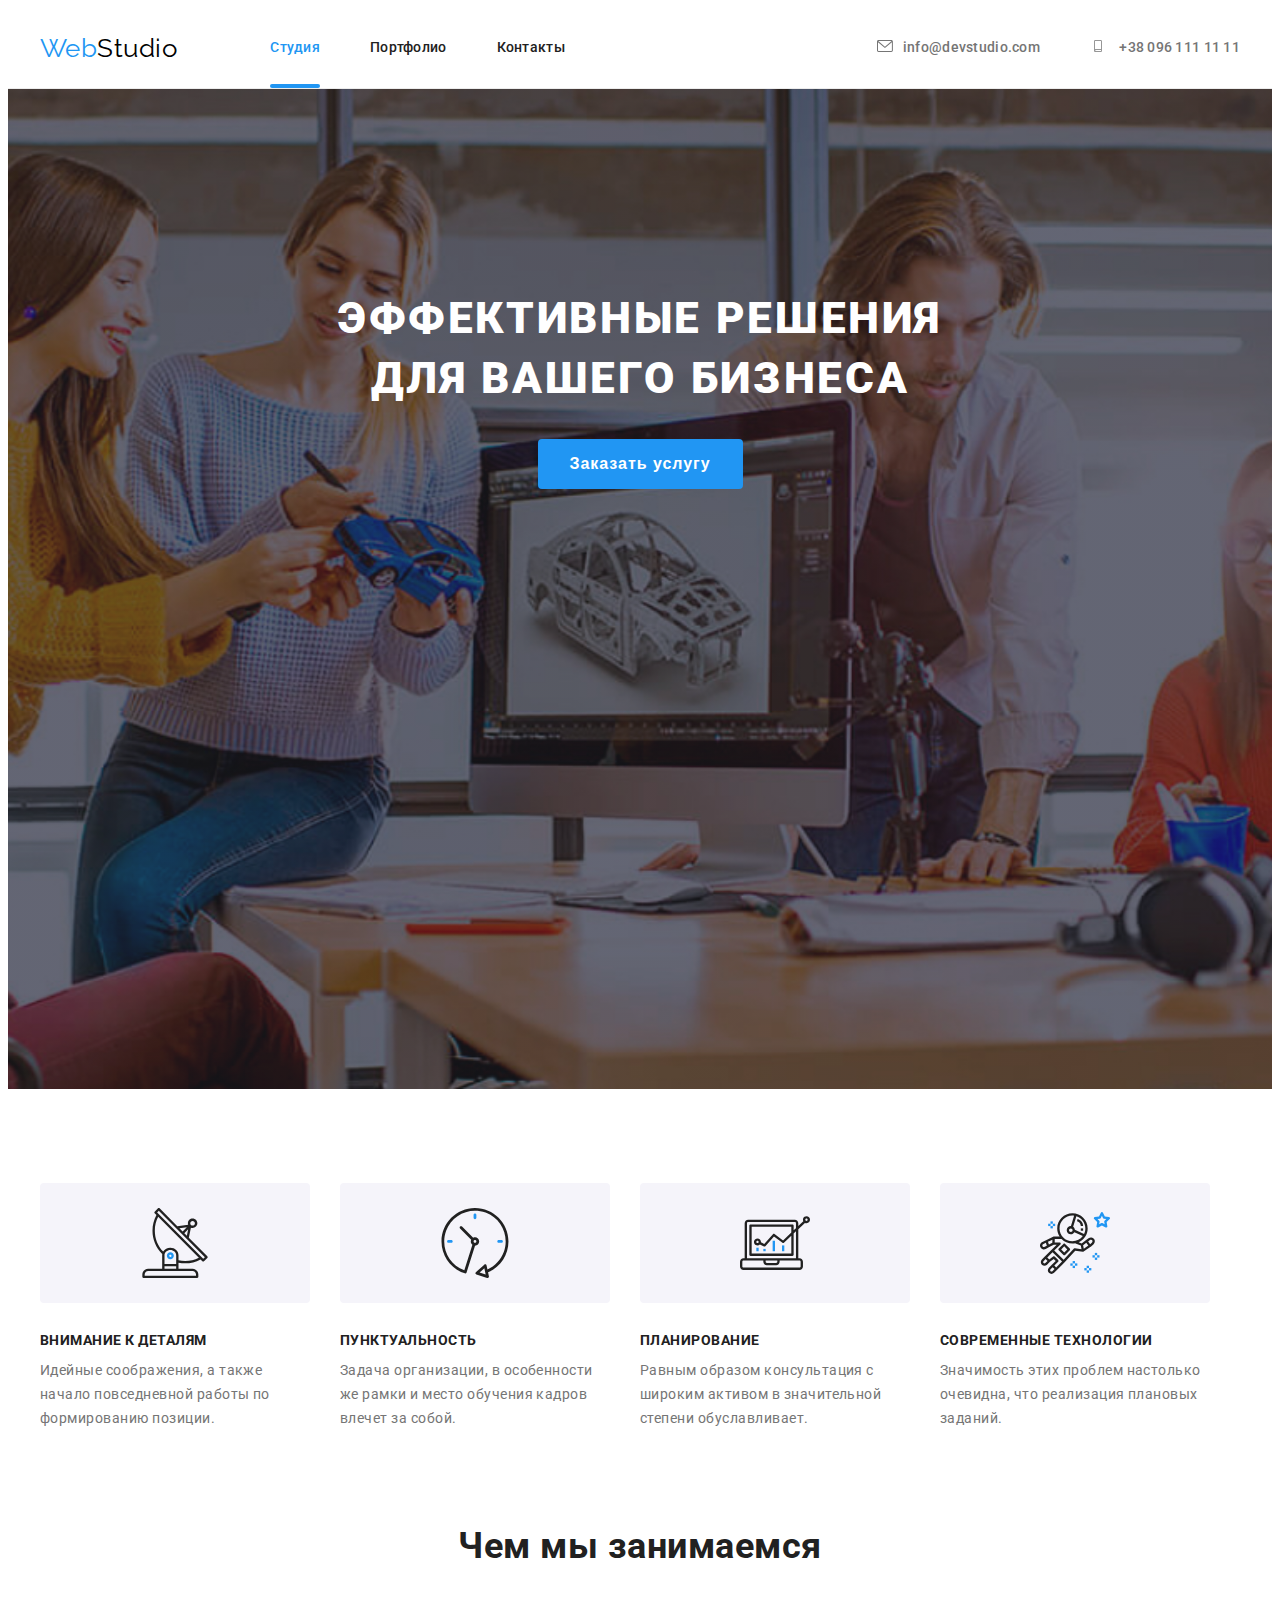
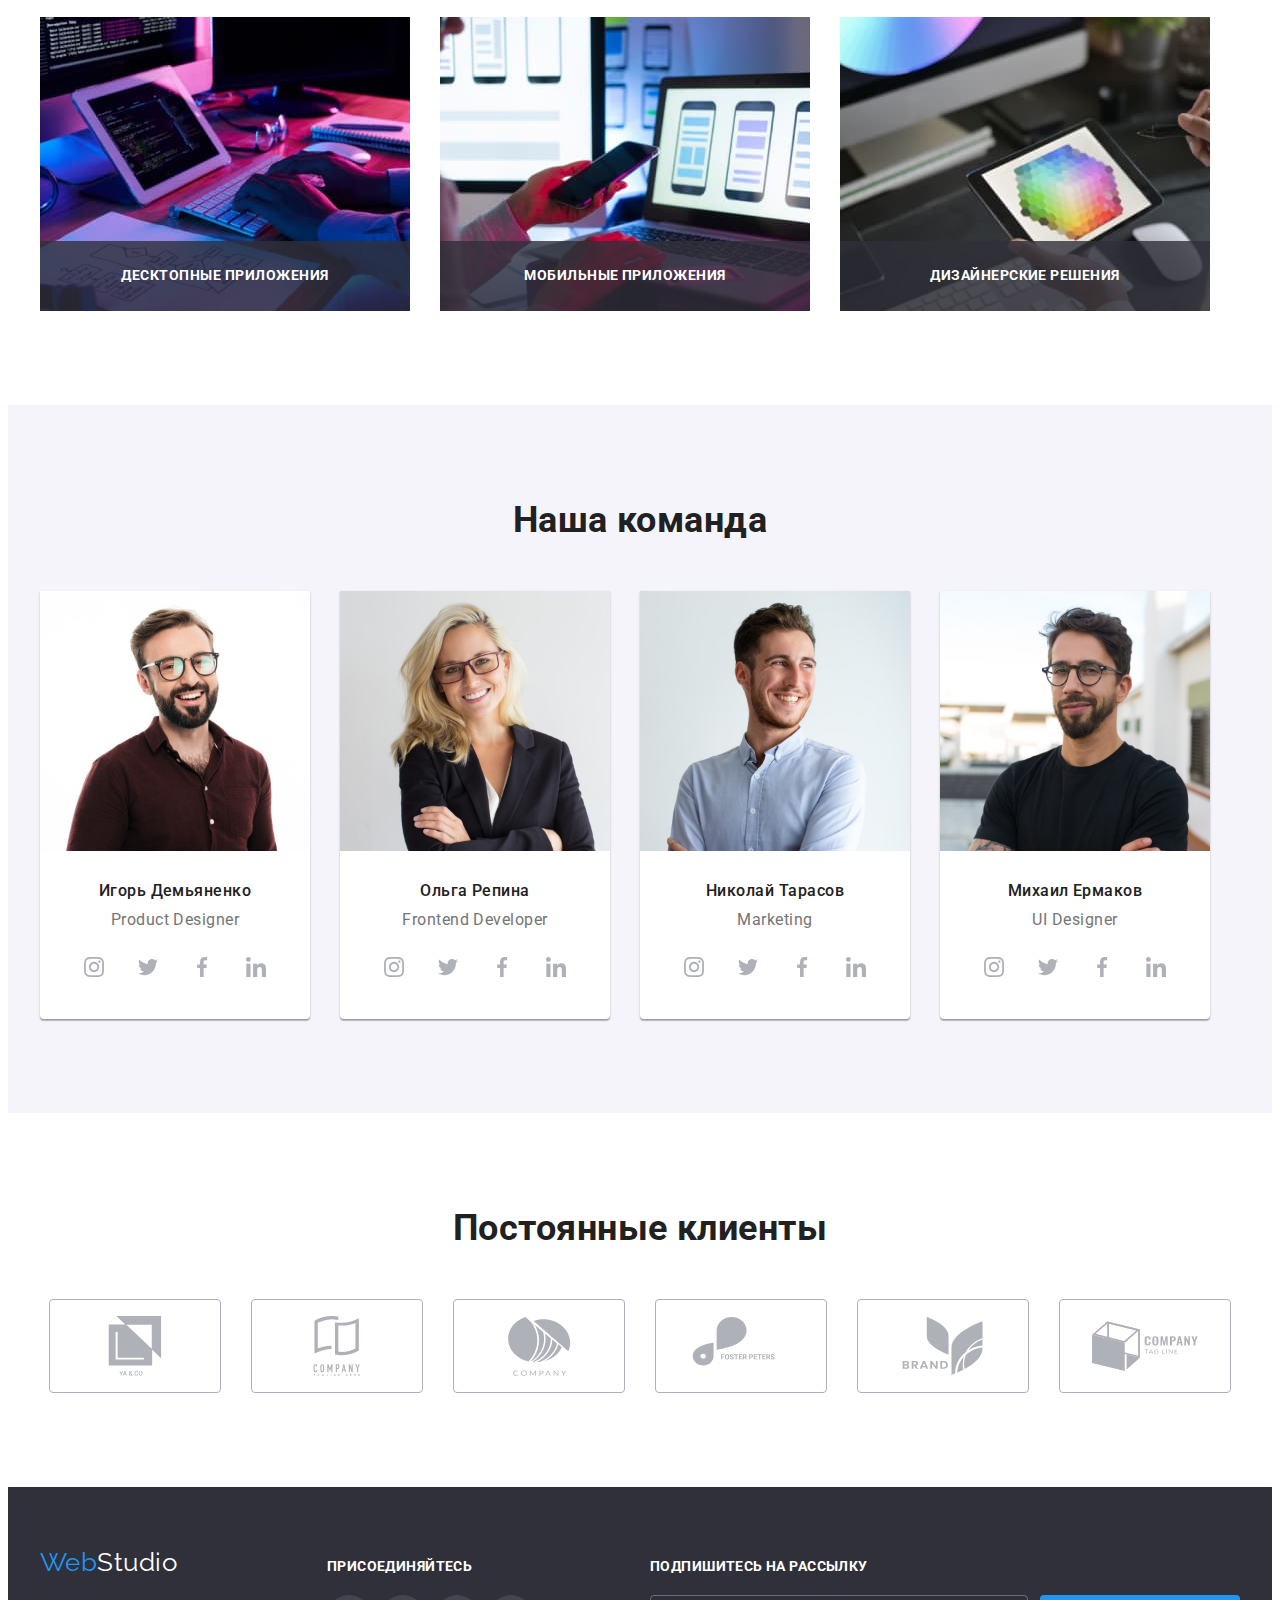
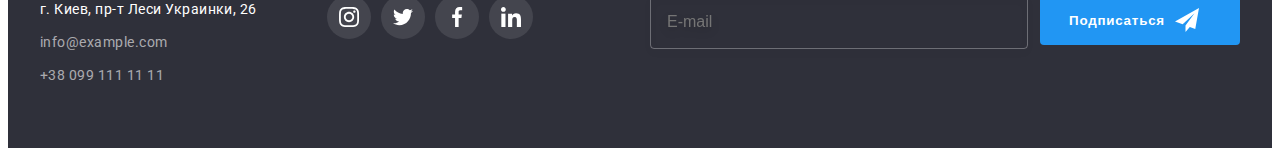
<file: index.html>
<!DOCTYPE html>
<html lang="ru">
  <head>
    <meta charset="UTF-8" />
    <meta http-equiv="X-UA-Compatible" content="IE=edge" />
    <meta name="viewport" content="width=device-width, initial-scale=1.0" />
    <title>Studio</title>
    <link
      href="https://fonts.googleapis.com/css2?family=Raleway:wght@700&family=Roboto:wght@400;500;700;900&display=swap"
      rel="stylesheet"
    />
    <link
      rel="stylesheet"
      href="https://cdnjs.cloudflare.com/ajax/libs/modern-normalize/1.1.0/modern-normalize.min.css"
      integrity="sha512-wpPYUAdjBVSE4KJnH1VR1HeZfpl1ub8YT/NKx4PuQ5NmX2tKuGu6U/JRp5y+Y8XG2tV+wKQpNHVUX03MfMFn9Q=="
      crossorigin="anonymous"
      referrerpolicy="no-referrer"
    />
    <link rel="stylesheet" href="./css/styles.css" />
  </head>
  <body>
    <!-- Чтобы поставить или убрать комментарий CTRL+/ -->
    <!--Шапка-->
    <header class="header">
      <div class="container">
        <a href="./index.html" class="logo link"
          >Web<span class="logo-header">Studio</span></a
        >
        <nav class="header-nav">
          <ul class="header-nav-list list">
            <li class="nav-item">
              <a href="./index.html" class="link current">Студия</a>
            </li>
            <li class="nav-item">
              <a href="./portfolio.html" class="link not-current">Портфолио</a>
            </li>
            <li class="nav-item">
              <a href="" class="link not-current">Контакты</a>
            </li>
          </ul>
        </nav>
        <ul class="header-auth-list list">
          <li class="auth-item">
            <a href="mailto:info@devstudio.com" class="link">
              <svg class="auth-item-icon" width="16" height="12">
                <use href="./images/symbol-defs.svg#icon-envelope"></use></svg
              >info@devstudio.com</a
            >
          </li>
          <li class="auth-item">
            <a href="tel:+380961111111" class="link">
              <svg class="auth-item-icon" width="16" height="12">
                <use href="./images/symbol-defs.svg#icon-smartphone"></use>
              </svg>
              +38 096 111 11 11</a
            >
          </li>
        </ul>
      </div>
    </header>

    <!--Main-->
    <main>
      <!--Герой-->
      <section class="hero">
        <div class="container">
          <h1 class="hero-title">Эффективные решения для вашего бизнеса</h1>
          <button type="button" class="hero-btn btn" data-modal-open>
            Заказать услугу
          </button>
        </div>
      </section>
      <!--Особенности-->
      <section class="specialty">
        <div class="container">
          <h2 class="hidden">Наши особенности</h2>
          <ul class="specialty-list list">
            <li class="specialty-item icon-antenna">
              <div class="specialty-svg">
                <svg width="70" height="70">
                  <use href="./images/symbol-defs.svg#icon-antenna"></use>
                </svg>
              </div>
              <h3 class="specialty-title title">Внимание к деталям</h3>
              <p class="specialty-description">
                Идейные соображения, а также начало повседневной работы по
                формированию позиции.
              </p>
            </li>
            <li class="specialty-item icon-clock">
              <div class="specialty-svg">
                <svg width="70" height="70">
                  <use href="./images/symbol-defs.svg#icon-clock"></use>
                </svg>
              </div>
              <h3 class="specialty-title title">Пунктуальность</h3>
              <p class="specialty-description">
                Задача организации, в особенности же рамки и место обучения
                кадров влечет за собой.
              </p>
            </li>
            <li class="specialty-item icon-diagram">
              <div class="specialty-svg">
                <svg width="70" height="70">
                  <use href="./images/symbol-defs.svg#icon-diagram"></use>
                </svg>
              </div>
              <h3 class="specialty-title title">Планирование</h3>
              <p class="specialty-description">
                Равным образом консультация с широким активом в значительной
                степени обуславливает.
              </p>
            </li>
            <li class="specialty-item icon-astronaut">
              <div class="specialty-svg">
                <svg width="70" height="70">
                  <use href="./images/symbol-defs.svg#icon-astronaut"></use>
                </svg>
              </div>
              <h3 class="specialty-title title">Современные технологии</h3>
              <p class="specialty-description">
                Значимость этих проблем настолько очевидна, что реализация
                плановых заданий.
              </p>
            </li>
          </ul>
        </div>
      </section>

      <!--Чем мы занимаемся-->
      <section class="about">
        <div class="container">
          <h2 class="about-title title">Чем мы занимаемся</h2>
          <ul class="about-list list">
            <li class="about-item">
              <div class="about-item-wrap">
                <img
                  src="./images/box_1.jpg"
                  alt="Ноут"
                  width="370"
                  height="294"
                />
                <div class="about-label">
                  <p class="about-description">Десктопные приложения</p>
                </div>
              </div>
            </li>
            <li class="about-item">
              <div class="about-item-wrap">
                <img
                  src="./images/box_2.jpg"
                  alt="Телефон"
                  width="370"
                  height="294"
                />
                <div class="about-label">
                  <p class="about-description">Мобильные приложения</p>
                </div>
              </div>
            </li>
            <li class="about-item">
              <div class="about-item-wrap">
                <img
                  src="./images/box_3.jpg"
                  alt="Планшет"
                  width="370"
                  height="294"
                />
                <div class="about-label">
                  <p class="about-description">Дизайнерские решения</p>
                </div>
              </div>
            </li>
          </ul>
        </div>
      </section>

      <!--Наша команда-->
      <section class="team">
        <div class="container">
          <h2 class="team-title title">Наша команда</h2>
          <ul class="team-list list">
            <li class="team-item">
              <img
                src="./images/teammate1.jpg"
                alt="Игорь"
                width="270"
                height="260"
              />
              <div class="teammate-container">
                <h3 class="teammate title">Игорь Демьяненко</h3>
                <p lang="en" class="teammate-description">Product Designer</p>
                <ul class="teammate-list list">
                  <li class="teammate-item">
                    <a class="teammate-link" href="" aria-label="instagram"
                      ><svg class="teammate-svg" width="20" height="20">
                        <use
                          href="./images/symbol-defs.svg#icon-instagram"
                        ></use></svg
                    ></a>
                  </li>
                  <li class="teammate-item">
                    <a class="teammate-link" href="" aria-label="twitter"
                      ><svg class="teammate-svg" width="20" height="20">
                        <use
                          href="./images/symbol-defs.svg#icon-twitter"
                        ></use></svg
                    ></a>
                  </li>
                  <li class="teammate-item">
                    <a class="teammate-link" href="" aria-label="facebook"
                      ><svg class="teammate-svg" width="20" height="20">
                        <use
                          href="./images/symbol-defs.svg#icon-facebook"
                        ></use></svg
                    ></a>
                  </li>
                  <li class="teammate-item">
                    <a class="teammate-link" href="" aria-label="linkedin"
                      ><svg class="teammate-svg" width="20" height="20">
                        <use
                          href="./images/symbol-defs.svg#icon-linkedin"
                        ></use></svg
                    ></a>
                  </li>
                </ul>
              </div>
            </li>
            <li class="team-item">
              <img
                src="./images/teammate2.jpg"
                alt="Ольга"
                width="270"
                height="260"
              />
              <div class="teammate-container">
                <h3 class="teammate title">Ольга Репина</h3>
                <p lang="en" class="teammate-description">Frontend Developer</p>
                <ul class="teammate-list list">
                  <li class="teammate-item">
                    <a class="teammate-link" href="" aria-label="instagram"
                      ><svg class="teammate-svg" width="20" height="20">
                        <use
                          href="./images/symbol-defs.svg#icon-instagram"
                        ></use></svg
                    ></a>
                  </li>
                  <li class="teammate-item">
                    <a class="teammate-link" href="" aria-label="twitter"
                      ><svg class="teammate-svg" width="20" height="20">
                        <use
                          href="./images/symbol-defs.svg#icon-twitter"
                        ></use></svg
                    ></a>
                  </li>
                  <li class="teammate-item">
                    <a class="teammate-link" href="" aria-label="facebook"
                      ><svg class="teammate-svg" width="20" height="20">
                        <use
                          href="./images/symbol-defs.svg#icon-facebook"
                        ></use></svg
                    ></a>
                  </li>
                  <li class="teammate-item">
                    <a class="teammate-link" href="" aria-label="linkedin"
                      ><svg class="teammate-svg" width="20" height="20">
                        <use
                          href="./images/symbol-defs.svg#icon-linkedin"
                        ></use></svg
                    ></a>
                  </li>
                </ul>
              </div>
            </li>
            <li class="team-item">
              <img
                src="./images/teammate3.jpg"
                alt="Николай"
                width="270"
                height="260"
              />
              <div class="teammate-container">
                <h3 class="teammate title">Николай Тарасов</h3>
                <p lang="en" class="teammate-description">Marketing</p>
                <ul class="teammate-list list">
                  <li class="teammate-item">
                    <a class="teammate-link" href="" aria-label="instagram"
                      ><svg class="teammate-svg" width="20" height="20">
                        <use
                          href="./images/symbol-defs.svg#icon-instagram"
                        ></use></svg
                    ></a>
                  </li>
                  <li class="teammate-item">
                    <a class="teammate-link" href="" aria-label="twitter"
                      ><svg class="teammate-svg" width="20" height="20">
                        <use
                          href="./images/symbol-defs.svg#icon-twitter"
                        ></use></svg
                    ></a>
                  </li>
                  <li class="teammate-item">
                    <a class="teammate-link" href="" aria-label="facebook"
                      ><svg class="teammate-svg" width="20" height="20">
                        <use
                          href="./images/symbol-defs.svg#icon-facebook"
                        ></use></svg
                    ></a>
                  </li>
                  <li class="teammate-item">
                    <a class="teammate-link" href="" aria-label="linkedin"
                      ><svg class="teammate-svg" width="20" height="20">
                        <use
                          href="./images/symbol-defs.svg#icon-linkedin"
                        ></use></svg
                    ></a>
                  </li>
                </ul>
              </div>
            </li>
            <li class="team-item">
              <img
                src="./images/teammate4.jpg"
                alt="Михаил"
                width="270"
                height="260"
              />
              <div class="teammate-container">
                <h3 class="teammate title">Михаил Ермаков</h3>
                <p lang="en" class="teammate-description">UI Designer</p>
                <ul class="teammate-list list">
                  <li class="teammate-item">
                    <a class="teammate-link" href="" aria-label="instagram"
                      ><svg class="teammate-svg" width="20" height="20">
                        <use
                          href="./images/symbol-defs.svg#icon-instagram"
                        ></use></svg
                    ></a>
                  </li>
                  <li class="teammate-item">
                    <a class="teammate-link" href="" aria-label="twitter"
                      ><svg class="teammate-svg" width="20" height="20">
                        <use
                          href="./images/symbol-defs.svg#icon-twitter"
                        ></use></svg
                    ></a>
                  </li>
                  <li class="teammate-item">
                    <a class="teammate-link" href="" aria-label="facebook"
                      ><svg class="teammate-svg" width="20" height="20">
                        <use
                          href="./images/symbol-defs.svg#icon-facebook"
                        ></use></svg
                    ></a>
                  </li>
                  <li class="teammate-item">
                    <a class="teammate-link" href="" aria-label="linkedin"
                      ><svg class="teammate-svg" width="20" height="20">
                        <use
                          href="./images/symbol-defs.svg#icon-linkedin"
                        ></use></svg
                    ></a>
                  </li>
                </ul>
              </div>
            </li>
          </ul>
        </div>
      </section>

      <!-- Наши клиенты -->
      <section class="clients">
        <div class="container">
          <h2 class="clients-title title">Постоянные клиенты</h2>
          <ul class="clients-list list">
            <li class="clients-item">
              <a class="clients-link" href=""
                ><svg width="106" height="60">
                  <use href="./images/symbol-defs.svg#icon-client1"></use></svg
              ></a>
            </li>
            <li class="clients-item">
              <a class="clients-link" href=""
                ><svg width="106" height="60">
                  <use href="./images/symbol-defs.svg#icon-client2"></use></svg
              ></a>
            </li>
            <li class="clients-item">
              <a class="clients-link" href=""
                ><svg width="106" height="60">
                  <use href="./images/symbol-defs.svg#icon-client3"></use></svg
              ></a>
            </li>
            <li class="clients-item">
              <a class="clients-link" href=""
                ><svg width="106" height="60">
                  <use href="./images/symbol-defs.svg#icon-client4"></use></svg
              ></a>
            </li>
            <li class="clients-item">
              <a class="clients-link" href=""
                ><svg width="106" height="60">
                  <use href="./images/symbol-defs.svg#icon-client5"></use></svg
              ></a>
            </li>
            <li class="clients-item">
              <a class="clients-link" href=""
                ><svg width="106" height="60">
                  <use href="./images/symbol-defs.svg#icon-client6"></use></svg
              ></a>
            </li>
          </ul>
        </div>
      </section>
    </main>

    <!--Подвал-->
    <footer class="footer">
      <div class="container">
        <div class="footer-flex">
          <div class="footer-address">
            <a href="./index.html" class="logo link"
              >Web<span class="logo-footer">Studio</span></a
            >
            <address class="address">
              <p class="address-street">
                <a
                  href="http://goo.gl/maps/BzuUJeDCtrYKeMsz9"
                  target="_blank"
                  rel="noopener nofollow noreferrer"
                  class="link"
                >
                  г. Киев, пр-т Леси Украинки, 26</a
                >
              </p>
              <ul class="footer-auth-list list">
                <li class="footer-auth-item">
                  <a
                    href="mailto:info@example.com"
                    target="_blank"
                    rel="noopener nofollow noreferrer"
                    class="link"
                    >info@example.com</a
                  >
                </li>
                <li class="footer-auth-item">
                  <a href="tel:+380991111111" class="link">+38 099 111 11 11</a>
                </li>
              </ul>
            </address>
          </div>

          <div class="footer-social-links">
            <section class="join-social-links">
              <h2 class="join-title title">Присоединяйтесь</h2>
              <ul class="join-list list">
                <li class="join-item">
                  <a href="" class="join-link">
                    <svg class="join-icon" width="20" height="20">
                      <use href="./images/symbol-defs.svg#icon-instagram"></use>
                    </svg>
                  </a>
                </li>
                <li class="join-item">
                  <a href="" class="join-link">
                    <svg class="join-icon" width="20" height="20">
                      <use href="./images/symbol-defs.svg#icon-twitter"></use>
                    </svg>
                  </a>
                </li>
                <li class="join-item">
                  <a href="" class="join-link">
                    <svg class="join-icon" width="20" height="20">
                      <use href="./images/symbol-defs.svg#icon-facebook"></use>
                    </svg>
                  </a>
                </li>
                <li class="join-item">
                  <a href="" class="join-link">
                    <svg class="join-icon" width="20" height="20">
                      <use href="./images/symbol-defs.svg#icon-linkedin"></use>
                    </svg>
                  </a>
                </li>
              </ul>
            </section>
          </div>

          <div class="footer-subscribe">
            <section class="subscribe">
              <h2 class="join-title title">Подпишитесь на рассылку</h2>
              <form class="subscribe-form">
                <input
                  type="email"
                  name="subscribe"
                  placeholder="E-mail"
                  class="subscribe-input"
                  id="subscribe"
                  required
                />
                <label for="subscribe" class="subscribe-label"></label>
                <button type="submit" class="subscribe-btn btn">
                  Подписаться
                  <svg class="subscribe-icon" width="24" height="24">
                    <use href="./images/symbol-defs.svg#icon-send"></use>
                  </svg>
                </button>
              </form>
            </section>
          </div>
        </div>
      </div>
    </footer>

    <!-- Модальное окно -->
    <div class="backdrop is-hidden" data-modal>
      <div class="modal">
        <button type="button" class="modal-btn" data-modal-close>
          <svg class="modal-icon" width="11" height="11">
            <use href="./images/symbol-defs.svg#icon-close"></use>
          </svg>
        </button>

        <div class="form-container">
          <p class="form-title">Оставьте свои данные, мы вам перезвоним</b>

          <form class="form">
            <div class="form-wrap">
              <label for="user-name" class="modal-label">Имя</label>
              <div class="input-wrap">
                <input
                  type="text"
                  name="user-name"
                  id="user-name"
                  class="form-input"
                  placeholder=" "
                  required
                />
                <svg class="form-icon" width="18" height="18">
                  <use href="./images/symbol-defs.svg#icon-person"></use>
                </svg>
              </div>
            </div>
            <div class="form-wrap">
              <label for="phone-number" class="modal-label">Телефон</label>
              <div class="input-wrap">
                <input
                  type="tel"
                  name="phone-number"
                  id="phone-number"
                  class="form-input"
                  placeholder=" "
                  required
                /><svg class="form-icon" width="18" height="18">
                  <use href="./images/symbol-defs.svg#icon-phone"></use>
                </svg>
              </div>
            </div>
            <div class="form-wrap">
              <label for="user-email" class="modal-label">Почта</label>
              <div class="input-wrap">
                <input
                  type="email"
                  name="user-email"
                  id="user-email"
                  class="form-input"
                  placeholder=" "
                  required
                /><svg class="form-icon" width="18" height="18">
                  <use href="./images/symbol-defs.svg#icon-email"></use>
                </svg>
              </div>
            </div>
            <div class="form-wrap comment-wrap">
              <label for="label-comment" class="modal-label">Комментарий</label>
              <textarea
                name="comment"
                id="comment"
                class="form-comment form-input"
                placeholder="Введите текст"
              ></textarea>
            </div>
            <div class="checkbox-wrap">
              <input
              type="checkbox"
              name="privacy"
              value="true"
              class="modal-check hidden"
              id="privacy"
            />
            <label for="privacy" class="check-label">
              <span class="check-text">Соглашаюсь с рассылкой и принимаю</span> <a class="check-text check-link" href="">Условия договора</a></label>
            </div>
            <button class="submit btn" type="submit">Отправить</button>
          </form>
        </div>
      </div>
    </div>

    <script src="./js/modal.js"></script>
  </body>
</html>
</file>
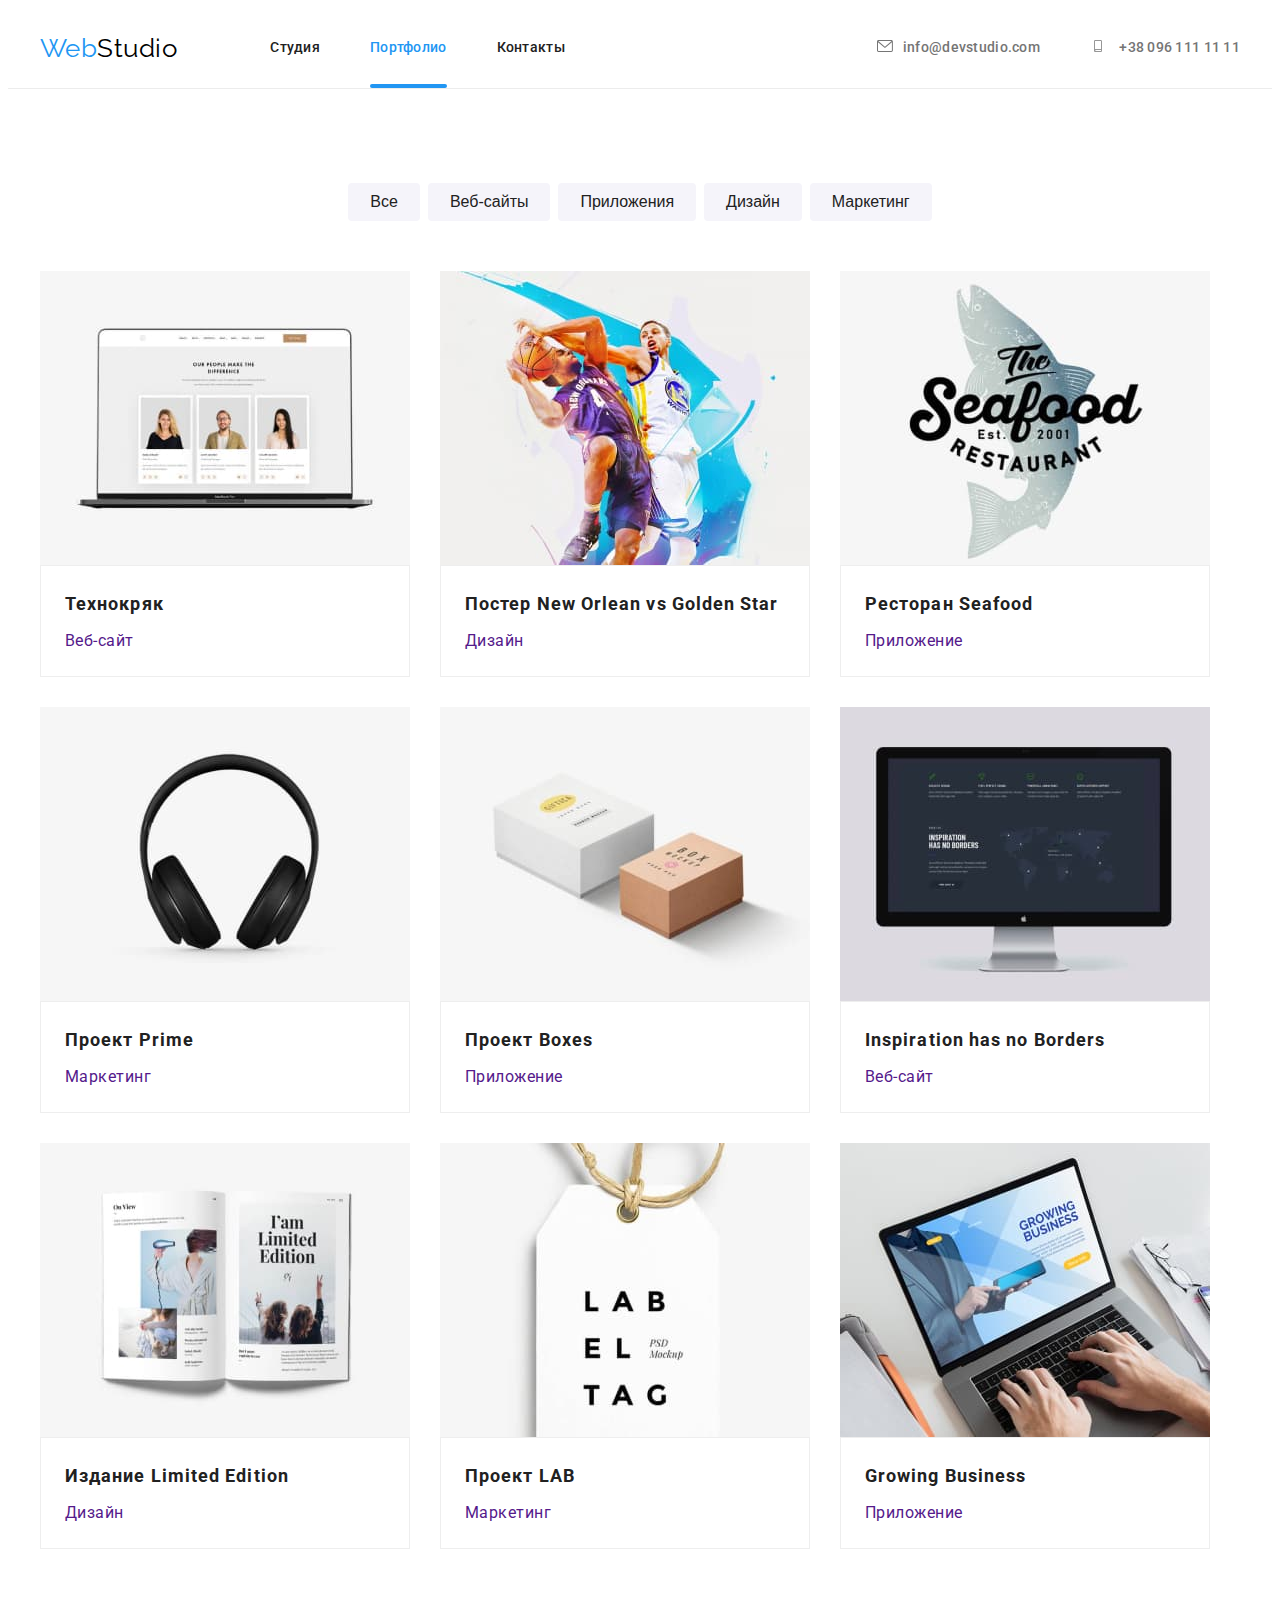
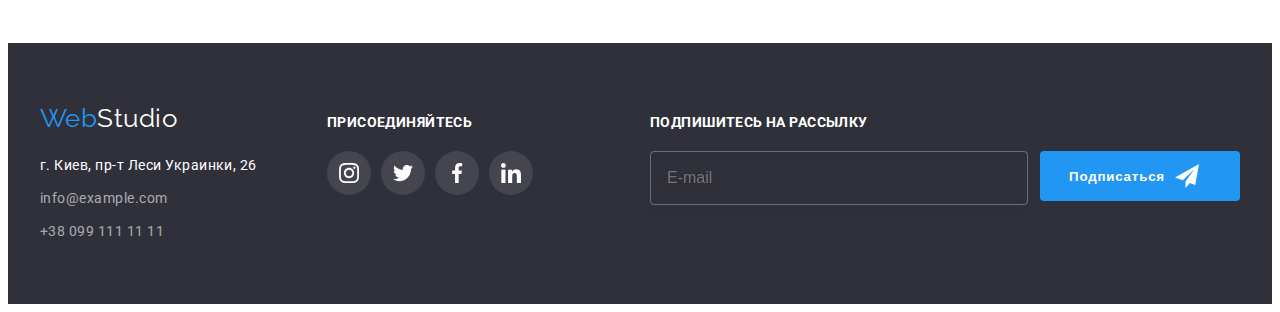
<file: portfolio.html>
<!DOCTYPE html>
<html lang="ru">
  <head>
    <meta charset="UTF-8" />
    <meta http-equiv="X-UA-Compatible" content="IE=edge" />
    <meta name="viewport" content="width=device-width, initial-scale=1.0" />
    <title>Portfolio</title>
    <link
      href="https://fonts.googleapis.com/css2?family=Raleway:wght@700&family=Roboto:wght@400;500;700;900&display=swap"
      rel="stylesheet"
    />
    <link
      rel="stylesheet"
      href="https://cdnjs.cloudflare.com/ajax/libs/modern-normalize/1.1.0/modern-normalize.min.css"
      integrity="sha512-wpPYUAdjBVSE4KJnH1VR1HeZfpl1ub8YT/NKx4PuQ5NmX2tKuGu6U/JRp5y+Y8XG2tV+wKQpNHVUX03MfMFn9Q=="
      crossorigin="anonymous"
      referrerpolicy="no-referrer"
    />
    <link rel="stylesheet" href="./css/styles.css" />
  </head>
  <body>
    <!-- Header -->
    <header class="header">
      <div class="container">
        <a href="./index.html" class="logo link"
          >Web<span class="logo-header">Studio</span></a
        >
        <nav class="header-nav">
          <ul class="header-nav-list list">
            <li class="nav-item">
              <a href="./index.html" class="link not-current">Студия</a>
            </li>
            <li class="nav-item">
              <a href="./portfolio.html" class="link current">Портфолио</a>
            </li>
            <li class="nav-item">
              <a href="" class="link not-current">Контакты</a>
            </li>
          </ul>
        </nav>
        <ul class="header-auth-list list">
          <li class="auth-item">
            <a href="mailto:info@devstudio.com" class="link"
              ><svg class="auth-item-icon" width="16px" height="12px">
                <use href="./images/symbol-defs.svg#icon-envelope"></use></svg
              >info@devstudio.com</a
            >
          </li>
          <li class="auth-item">
            <a href="tel:+380961111111" class="link">
              <svg class="auth-item-icon" width="16px" height="12px">
                <use href="./images/symbol-defs.svg#icon-smartphone"></use>
              </svg>
              +38 096 111 11 11</a
            >
          </li>
        </ul>
      </div>
    </header>

    <!-- Main -->
    <main>
      <h1 class="hidden">Наши работы</h1>
      <section class="filters-projects">
        <div class="container">
          <h2 class="hidden">Filters and Projects</h2>
          <ul class="filters-list list">
            <li class="filters-item">
              <button type="button" class="btn filters-btn">Все</button>
            </li>
            <li class="filters-item">
              <button type="button" class="btn filters-btn">Веб-сайты</button>
            </li>
            <li class="filters-item">
              <button type="button" class="btn filters-btn">Приложения</button>
            </li>
            <li class="filters-item">
              <button type="button" class="btn filters-btn">Дизайн</button>
            </li>
            <li class="filters-item">
              <button type="button" class="btn filters-btn">Маркетинг</button>
            </li>
          </ul>

          <ul class="projects-list list">
            <li class="projects-item">
              <a href="" class="projects-link link">
                <div class="projects-wrap">
                  <img
                    src="./images/project1.jpg"
                    alt="Вид на браузер"
                    width="300"
                    class="projects-imgs"
                  />
                  <div class="projects-wrap-overlay">
                    <p class="projects-wrap-description">
                      Ресурс предлагает комплексные предложения с разным уровнем
                      функционала и сервисов. Все это позволит посетителю
                      получить исчерпывающие сведения о компании или частном
                      лице.
                    </p>
                  </div>
                </div>

                <div class="projects-container">
                  <h3 class="projects-title title">Технокряк</h3>
                  <p class="projects-description">Веб-сайт</p>
                </div>
              </a>
            </li>
            <li class="projects-item">
              <a href="" class="projects-link link">
                <div class="projects-wrap">
                  <img
                    src="./images/project2.jpg"
                    alt="Двое парней играют в баскетбол"
                    width="300"
                    class="projects-imgs"
                  />
                  <div class="projects-wrap-overlay">
                    <p class="projects-wrap-description">
                      Ресурс предлагает комплексные предложения с разным уровнем
                      функционала и сервисов. Все это позволит посетителю
                      получить исчерпывающие сведения о компании или частном
                      лице.
                    </p>
                  </div>
                </div>

                <div class="projects-container">
                  <h3 class="projects-title title">
                    Постер New Orlean vs Golden Star
                  </h3>
                  <p class="projects-description">Дизайн</p>
                </div>
              </a>
            </li>
            <li class="projects-item">
              <a href="" class="projects-link link">
                <div class="projects-wrap">
                  <img
                    src="./images/project3.jpg"
                    alt="Лого ресторана"
                    width="300"
                    class="projects-imgs"
                  />
                  <div class="projects-wrap-overlay">
                    <p class="projects-wrap-description">
                      Ресурс предлагает комплексные предложения с разным уровнем
                      функционала и сервисов. Все это позволит посетителю
                      получить исчерпывающие сведения о компании или частном
                      лице.
                    </p>
                  </div>
                </div>

                <div class="projects-container">
                  <h3 class="projects-title title">Ресторан Seafood</h3>
                  <p class="projects-description">Приложение</p>
                </div>
              </a>
            </li>
            <li class="projects-item">
              <a href="" class="projects-link link">
                <div class="projects-wrap">
                  <img
                    src="./images/project4.jpg"
                    alt="Наушники"
                    width="300"
                    class="projects-imgs"
                  />
                  <div class="projects-wrap-overlay">
                    <p class="projects-wrap-description">
                      Ресурс предлагает комплексные предложения с разным уровнем
                      функционала и сервисов. Все это позволит посетителю
                      получить исчерпывающие сведения о компании или частном
                      лице.
                    </p>
                  </div>
                </div>

                <div class="projects-container">
                  <h3 class="projects-title title">Проект Prime</h3>
                  <p class="projects-description">Маркетинг</p>
                </div>
              </a>
            </li>
            <li class="projects-item">
              <a href="" class="projects-link link">
                <div class="projects-wrap">
                  <img
                    src="./images/project5.jpg"
                    alt="Две коробки"
                    width="300"
                    class="projects-imgs"
                  />
                  <div class="projects-wrap-overlay">
                    <p class="projects-wrap-description">
                      Ресурс предлагает комплексные предложения с разным уровнем
                      функционала и сервисов. Все это позволит посетителю
                      получить исчерпывающие сведения о компании или частном
                      лице.
                    </p>
                  </div>
                </div>

                <div class="projects-container">
                  <h3 class="projects-title title">Проект Boxes</h3>
                  <p class="projects-description">Приложение</p>
                </div>
              </a>
            </li>
            <li class="projects-item">
              <a href="" class="projects-link link">
                <div class="projects-wrap">
                  <img
                    src="./images/project6.jpg"
                    alt="Компьютер"
                    width="300"
                    class="projects-imgs"
                  />
                  <div class="projects-wrap-overlay">
                    <p class="projects-wrap-description">
                      Ресурс предлагает комплексные предложения с разным уровнем
                      функционала и сервисов. Все это позволит посетителю
                      получить исчерпывающие сведения о компании или частном
                      лице.
                    </p>
                  </div>
                </div>

                <div class="projects-container">
                  <h3 lang="en" class="projects-title title">
                    Inspiration has no Borders
                  </h3>
                  <p class="projects-description">Веб-сайт</p>
                </div>
              </a>
            </li>
            <li class="projects-item">
              <a href="" class="projects-link link">
                <div class="projects-wrap">
                  <img
                    src="./images/project7.jpg"
                    alt="Книга"
                    width="300"
                    class="projects-imgs"
                  />
                  <div class="projects-wrap-overlay">
                    <p class="projects-wrap-description">
                      Ресурс предлагает комплексные предложения с разным уровнем
                      функционала и сервисов. Все это позволит посетителю
                      получить исчерпывающие сведения о компании или частном
                      лице.
                    </p>
                  </div>
                </div>

                <div class="projects-container">
                  <h3 lang="en" class="projects-title title">
                    Издание Limited Edition
                  </h3>
                  <p class="projects-description">Дизайн</p>
                </div>
              </a>
            </li>
            <li class="projects-item">
              <a href="" class="projects-link link">
                <div class="projects-wrap">
                  <img
                    src="./images/project8.jpg"
                    alt="Ярлык"
                    width="300"
                    class="projects-imgs"
                  />
                  <div class="projects-wrap-overlay">
                    <p class="projects-wrap-description">
                      Ресурс предлагает комплексные предложения с разным уровнем
                      функционала и сервисов. Все это позволит посетителю
                      получить исчерпывающие сведения о компании или частном
                      лице.
                    </p>
                  </div>
                </div>

                <div class="projects-container">
                  <h3 lang="en" class="projects-title title">Проект LAB</h3>
                  <p class="projects-description">Маркетинг</p>
                </div>
              </a>
            </li>
            <li class="projects-item">
              <a href="" class="projects-link link">
                <div class="projects-wrap">
                  <img
                    src="./images/project9.jpg"
                    alt="Ноутбук"
                    width="300"
                    class="projects-imgs"
                  />
                  <div class="projects-wrap-overlay">
                    <p class="projects-wrap-description">
                      Ресурс предлагает комплексные предложения с разным уровнем
                      функционала и сервисов. Все это позволит посетителю
                      получить исчерпывающие сведения о компании или частном
                      лице.
                    </p>
                  </div>
                </div>

                <div class="projects-container">
                  <h3 lang="en" class="projects-title title">
                    Growing Business
                  </h3>
                  <p class="projects-description">Приложение</p>
                </div>
              </a>
            </li>
          </ul>
        </div>
      </section>
    </main>

    <!--Подвал-->
    <footer class="footer">
      <div class="container">
        <div class="footer-flex">
          <div class="footer-address">
            <a href="./index.html" class="logo link"
              >Web<span class="logo-footer">Studio</span></a
            >
            <address class="address">
              <p class="address-street">
                <a
                  href="http://goo.gl/maps/BzuUJeDCtrYKeMsz9"
                  target="_blank"
                  rel="noopener nofollow noreferrer"
                  class="link"
                >
                  г. Киев, пр-т Леси Украинки, 26</a
                >
              </p>
              <ul class="footer-auth-list list">
                <li class="footer-auth-item">
                  <a
                    href="mailto:info@example.com"
                    target="_blank"
                    rel="noopener nofollow noreferrer"
                    class="link"
                    >info@example.com</a
                  >
                </li>
                <li class="footer-auth-item">
                  <a href="tel:+380991111111" class="link">+38 099 111 11 11</a>
                </li>
              </ul>
            </address>
          </div>

          <div class="footer-social-links">
            <section class="join-social-links">
              <h2 class="join-title title">Присоединяйтесь</h2>
              <ul class="join-list list">
                <li class="join-item">
                  <a href="" class="join-link">
                    <svg class="join-icon" width="20" height="20">
                      <use href="./images/symbol-defs.svg#icon-instagram"></use>
                    </svg>
                  </a>
                </li>
                <li class="join-item">
                  <a href="" class="join-link">
                    <svg class="join-icon" width="20" height="20">
                      <use href="./images/symbol-defs.svg#icon-twitter"></use>
                    </svg>
                  </a>
                </li>
                <li class="join-item">
                  <a href="" class="join-link">
                    <svg class="join-icon" width="20" height="20">
                      <use href="./images/symbol-defs.svg#icon-facebook"></use>
                    </svg>
                  </a>
                </li>
                <li class="join-item">
                  <a href="" class="join-link">
                    <svg class="join-icon" width="20" height="20">
                      <use href="./images/symbol-defs.svg#icon-linkedin"></use>
                    </svg>
                  </a>
                </li>
              </ul>
            </section>
          </div>

          <div class="footer-subscribe">
            <section class="subscribe">
              <h2 class="join-title title">Подпишитесь на рассылку</h2>
              <form class="subscribe-form">
                <input
                  type="mail"
                  name="subscribe"
                  placeholder="E-mail"
                  class="subscribe-input"
                  required
                />
                <label
                  for="mail"
                  name="subscribe"
                  class="subscribe-label"
                ></label>
                <button type="submit" class="subscribe-btn btn">
                  Подписаться
                  <svg class="subscribe-icon" width="24" height="24">
                    <use href="./images/symbol-defs.svg#icon-send"></use>
                  </svg>
                </button>
              </form>
            </section>
          </div>
        </div>
      </div>
    </footer>
  </body>
</html>
</file>
<file: css/styles.css>
:root {
  --primary-text-color: #757575;
  --title-black-color: #212121;
  --primary-black-color: #000000;
  --accent-text-color: #2196f3;
  --primary-white-color: #ffffff;
  --address-footer-color: rgba(255, 255, 255, 0.6);
  --secondary-background-color: #f5f4fa;
  --link-main-color: rgba(175, 177, 184, 1);
  --link-bg-color: rgba(255, 255, 255, 0.1);
  --main-timing-function: cubic-bezier(0.4, 0, 0.2, 1);
}

p,
h1,
h2,
h3,
h4,
h5,
h6 {
  margin: 0;
}

ul,
ol {
  margin: 0;
  padding-left: 0;
}

button {
  cursor: pointer;
}

img {
  display: block;
}

body {
  font-family: Roboto, sans-serif;
  letter-spacing: 0.03em;
  background-color: var(--primary-white-color);
  color: var(--primary-text-color);
}

.btn {
  border-radius: 4px;
  border: none;
}

.container {
  width: 1200px;
  padding-left: 15px;
  padding-right: 15px;
  margin: 0 auto;
}

.hidden {
  position: absolute;
  white-space: nowrap;
  width: 1px;
  height: 1px;
  overflow: hidden;
  border: 0;
  padding: 0;
  clip: rect(0 0 0 0);
  clip-path: inset(50%);
  margin: -1px;
}

.list {
  list-style: none;
}

.link {
  text-decoration: none;
}

.link.not-current {
  position: relative;
  overflow: hidden;
}

.link.not-current::after {
  content: "";
  position: absolute;
  left: 0;
  bottom: 0;

  width: 100%;
  height: 4px;
  border-radius: 2px;
  background: var(--accent-text-color);

  transform: scaleX(0);
  transition: transform 250ms var(--main-timing-function);
}

.link.not-current:hover::after,
.link.not-current:focus::after {
  transform: scaleX(1);
}

.link.current {
  color: var(--accent-text-color);
  position: relative;
}

.link.current::after {
  content: "";
  position: absolute;
  left: 0;
  bottom: 0;

  width: 100%;
  height: 4px;
  border-radius: 2px;
  background: var(--accent-text-color);
}

.title {
  color: var(--title-black-color);
}

.address {
  font-style: normal;
}

.logo {
  font-family: "Raleway", sans-serif;
  color: var(--accent-text-color);
  font-size: 26px;
  line-height: 1.19;
}
/* ---------------HEADER------------------- */
.header {
  border-bottom: 1px solid #ececec;
}

.header .container {
  display: flex;
  align-items: center;
}
.logo-header {
  color: var(--primary-black-color);
}
.header .logo {
  margin-right: 93px;
}

.header-nav {
}
.header-nav-list {
  display: flex;
  align-items: center;
}

.nav-item,
.auth-item {
  font-weight: 500;
  font-size: 14px;
  line-height: 1.14;
  letter-spacing: 0.02em;
}

.nav-item:not(:last-child) {
  margin-right: 50px;
}
.nav-item a,
.auth-item a {
  display: block;

  padding-top: 32px;
  padding-bottom: 32px;
  transition: color 250ms var(--main-timing-function),
    fill 250ms var(--main-timing-function);
}

.nav-item a {
  color: var(--title-black-color);
}
.auth-item a {
  color: var(--primary-text-color);
}
.header-auth-list {
  display: flex;
  margin-left: auto;
}

.header-auth-list .auth-item + .auth-item {
  margin-left: 50px;
}

.nav-item .link:hover,
.auth-item .link:hover,
.footer-auth-item .link:hover,
.nav-item .link:focus,
.auth-item .link:focus,
.footer-auth-item .link:focus {
  color: var(--accent-text-color);
  fill: currentColor;
}

.auth-item-icon {
  fill: currentColor;
  margin-right: 10px;
}
/* ---------------HERO------------------- */
.hero {
  padding-top: 200px;
  padding-bottom: 200px;
  margin-left: auto;
  margin-right: auto;

  background-color: #c4c4c4;
  background-image: linear-gradient(
      to right,
      rgba(47, 48, 58, 0.4),
      rgba(47, 48, 58, 0.4)
    ),
    url(../images/hero_bg.jpg);

  background-repeat: no-repeat;
  background-position: center;
  background-size: cover;

  text-align: center;

  max-width: 1600px;
  height: 600px;
}

.hero-title {
  color: var(--primary-white-color);
  font-weight: 900;
  font-size: 44px;
  line-height: 1.36;
  letter-spacing: 0.06em;
  text-transform: uppercase;
  margin-bottom: 30px;
  width: 696px;
  margin-left: auto;
  margin-right: auto;
}
.hero-btn {
  color: var(--primary-white-color);
  background-color: var(--accent-text-color);
  font-weight: 700;
  font-size: 16px;
  line-height: 1.88;
  letter-spacing: 0.06em;
  padding: 10px 32px;

  display: inline-block;

  transition: background-color 250ms var(--main-timing-function);
}

.hero-btn:hover,
.hero-btn:focus {
  background-color: #188ce8;
}
/* ---------------FOOTER------------------- */
.footer {
  background-color: #2f303a;
  padding-top: 60px;
  padding-bottom: 60px;
}

.footer-flex {
  display: flex;
  align-items: baseline;
}

.footer-address {
  margin-right: 70px;
}

.logo-footer {
  color: var(--primary-white-color);
}

.address {
  font-size: 14px;
  line-height: 1.71;
  margin-top: 20px;
}

.address-street {
  margin-bottom: 9px;
}

.address a {
  color: var(--primary-white-color);
}

.footer-auth-item:not(:last-child) {
  margin-bottom: 9px;
}

.footer-auth-item .link {
  color: var(--address-footer-color);
  transition: color 250ms var(--main-timing-function),
    fill 250ms var(--main-timing-function);
}

.join-title {
  font-size: 14px;
  line-height: 1.14;
  letter-spacing: 0.03em;
  text-transform: uppercase;
  color: var(--primary-white-color);
  margin-bottom: 20px;
}

.join-list {
  display: flex;
}

.join-item + .join-item {
  margin-left: 10px;
}

.join-link {
  display: flex;
  align-items: center;
  justify-content: center;
  width: 44px;
  height: 44px;
  border-radius: 50%;
  background-color: var(--link-bg-color);

  transition: background-color 250ms var(--main-timing-function);
}

.join-link:hover,
.join-link:focus {
  background-color: var(--accent-text-color);
}

.join-icon {
  fill: var(--primary-white-color);
}

.footer-subscribe {
  margin-left: auto;
}
.subscribe {
}
.subscribe-form {
  display: flex;
}
.subscribe-input {
  width: 358px;
  height: 50px;
  left: 815px;
  top: 2787px;
  background: transparent;

  padding-left: 16px;
  margin-right: 12px;

  border: 1px solid rgba(255, 255, 255, 0.3);
  filter: drop-shadow(0px 4px 4px rgba(0, 0, 0, 0.15));
  border-radius: 4px;

  font-size: 16px;
  line-height: 1.25;
  display: flex;
  align-items: center;
  color: var(--address-footer-color);
}
.subscribe-label {
}
.subscribe-btn {
  display: flex;
  align-items: center;

  width: 200px;
  height: 50px;
  padding: 10px 29px;

  color: var(--primary-white-color);
  background-color: var(--accent-text-color);

  font-weight: 700;
  line-height: 1.88;
  letter-spacing: 0.06em;

  transition: box-shadow 250ms var(--main-timing-function);
}

.subscribe-btn:hover,
.subscribe-btn:focus {
  box-shadow: inset 0 4px 4px rgba(0, 0, 0, 0.15);
}

.subscribe-icon {
  margin-left: 10px;
  fill: currentColor;
}
/* ---------------SPECIALTY------------------- */
.specialty {
  padding-top: 94px;
  padding-bottom: 94px;
}

.specialty-list {
  display: flex;
}
.specialty-item {
  width: 270px;
}

.specialty-item:not(:last-child) {
  margin-right: 30px;
}

.specialty-svg {
  width: 270px;
  height: 120px;
  background: var(--secondary-background-color);
  border-radius: 4px;
  margin-bottom: 30px;

  display: flex;
  justify-content: center;
  align-items: center;
}

.specialty-title {
  font-weight: 700;
  font-size: 14px;
  line-height: 1.14;
  text-transform: uppercase;
  margin-bottom: 10px;
}

.specialty-description {
  font-size: 14px;
  line-height: 1.71;
}
/* ---------------ABOUT------------------- */
.about {
  padding-bottom: 94px;
}

.about-title,
.team-title,
.clients-title {
  font-weight: 700;
  font-size: 36px;
  line-height: 1.17;
  text-align: center;
  margin-bottom: 50px;
}
.about-list {
  display: flex;
}

.about-item + .about-item {
  margin-left: 30px;
}

.about-item-wrap {
  position: relative;
}

.about-label {
  position: absolute;
  bottom: 0;

  width: 370px;
  height: 70px;

  background: rgba(47, 48, 58, 0.8);
}

.about-description {
  font-weight: 700;
  font-size: 14px;
  line-height: 1.14;
  text-align: center;
  text-transform: uppercase;
  padding-top: 27px;
  padding-bottom: 27px;

  color: var(--primary-white-color);
}
/* ---------------TEAM------------------- */
.team {
  background-color: var(--secondary-background-color);
  padding-top: 94px;
  padding-bottom: 94px;
}
.container {
}
.team-title {
}
.title {
}
.team-list {
  display: flex;
}

.team-item:not(:last-child) {
  margin-right: 30px;
}

.team-item {
  box-shadow: 0px 1px 3px rgba(0, 0, 0, 0.12), 0px 1px 1px rgba(0, 0, 0, 0.14),
    0px 2px 1px rgba(0, 0, 0, 0.2);
  border-radius: 0px 0px 4px 4px;
  background: #ffffff;
}

.teammate,
.teammate-description {
  font-weight: 500;
  font-size: 16px;
  line-height: 1.19;
  text-align: center;
}

.teammate {
  margin-bottom: 10px;
}

.teammate-description {
  font-weight: 400;
  margin-bottom: 16px;
}

.teammate-container {
  padding-top: 30px;
  padding-bottom: 30px;
}

.teammate-list {
  display: flex;
  justify-content: center;
}

.teammate-item + .teammate-item {
  margin-left: 10px;
}

.teammate-link {
  display: flex;
  align-items: center;
  justify-content: center;
  width: 44px;
  height: 44px;
  border-radius: 50%;
  color: var(--link-main-color);

  transition: color 250ms var(--main-timing-function),
    background-color 250ms var(--main-timing-function),
    box-shadow 250ms var(--main-timing-function);
}

.teammate-link:hover,
.teammate-link:focus {
  color: var(--primary-white-color);
  background-color: var(--accent-text-color);
  box-shadow: 0px 4px 4px rgba(0, 0, 0, 0.25);
}

.teammate-svg {
  fill: currentColor;
}
/* ---------------CLIENTS------------------- */
.clients {
  padding-bottom: 94px;
  padding-top: 94px;
}

.clients-list {
  display: flex;
  justify-content: center;
}

.clients-item + .clients-item {
  margin-left: 30px;
}

.clients-link {
  display: flex;
  justify-content: center;
  align-items: center;

  width: 170px;
  height: 92px;

  color: var(--link-main-color);
  box-sizing: inherit;
  border: 1px solid var(--link-main-color);
  border-radius: 4px;
  fill: var(--link-main-color);

  transition: border 250ms var(--main-timing-function),
    fill 250ms var(--main-timing-function);
}

.clients-link:hover,
.clients-link:focus {
  border: 1px solid var(--accent-text-color);
  fill: var(--accent-text-color);
}
/* ---------------PORTFOLIO------------------- */
.filters-projects {
  margin-top: 94px;
  margin-bottom: 94px;
}
/* ---------------FILTERS------------------- */
.filters-list {
  display: flex;
  justify-content: center;
  margin-bottom: 50px;
}

.filters-item:not(:last-child) {
  margin-right: 8px;
}
.filters-btn {
  font-weight: 500;
  font-size: 16px;
  line-height: 1.62;
  text-align: center;
  color: var(--title-black-color);
  background-color: var(--secondary-background-color);
  padding: 6px 22px;

  transition: color 250ms var(--main-timing-function),
    background-color 250ms var(--main-timing-function),
    box-shadow 250ms var(--main-timing-function);
}

.filters-btn:hover,
.filters-btn:focus {
  color: var(--primary-white-color);
  background-color: var(--accent-text-color);
  box-shadow: 0px 3px 1px rgba(0, 0, 0, 0.1), 0px 1px 2px rgba(0, 0, 0, 0.08),
    0px 2px 2px rgba(0, 0, 0, 0.12);
}
/* ---------------PROJECTS------------------- */

.container .projects-list {
}
.projects-list {
  display: flex;
  flex-wrap: wrap;
}

.projects-item {
  margin-right: 30px;
  margin-bottom: 30px;
}

.projects-item:nth-child(3n + 3) {
  margin-right: 0;
}

.projects-item:nth-last-child(-n + 3) {
  margin-bottom: 0;
}

.projects-link {
  display: block;

  transition: box-shadow 250ms var(--main-timing-function);
}

.projects-link:hover,
.projects-link:focus {
  box-shadow: 0px 1px 1px rgba(0, 0, 0, 0.12), 0px 4px 4px rgba(0, 0, 0, 0.06),
    1px 4px 6px rgba(0, 0, 0, 0.16);
  cursor: pointer;
}

.projects-wrap {
  position: relative;
  overflow: hidden;
}

.projects-imgs {
  min-width: 370px;
}

.projects-wrap-overlay {
  position: absolute;
  top: 0;
  left: 0;
  width: 100%;
  height: 100%;

  display: inline-block;
  content: "";

  background: rgba(33, 150, 243, 0.9);

  transform: translateY(100%);
  transition: transform 250ms var(--main-timing-function);
}

.projects-link:hover .projects-wrap-overlay,
.projects-link:focus .projects-wrap-overlay {
  transform: translateY(0);
}

.projects-wrap-description {
  position: absolute;
  top: 50%;
  left: 50%;
  transform: translate(-50%, -50%);
  width: 322px;
  /* padding: 63px 24px; */

  font-size: 18px;
  line-height: 1.56;
  color: var(--primary-white-color);
}

.projects-title {
  font-weight: 700;
  font-size: 18px;
  line-height: 2;
  letter-spacing: 0.06em;
  margin-bottom: 4px;
}

.projects-description {
  line-height: 1.88;
}

.projects-container {
  padding: 20px 24px;

  border: 1px solid #eeeeee;
}

/* ---------------MODAL WINDOW------------------- */
.backdrop {
  position: fixed;
  top: 0;
  width: 100%;
  height: 100%;

  background: rgba(0, 0, 0, 0.2);

  opacity: 1;
  transition: opacity 250ms var(--main-timing-function),
    visibility 250ms var(--main-timing-function);
}

.backdrop.is-hidden {
  visibility: hidden;
  opacity: 0;
  pointer-events: none;
}

.no-scroll {
  overflow: hidden;
}

.modal {
  position: absolute;
  top: 50%;
  left: 50%;
  transform: translate(-50%, -50%) scale(1);

  min-width: 528px;
  min-height: 581px;
  background: var(--primary-white-color);
  box-shadow: 0px 1px 3px rgba(0, 0, 0, 0.12), 0px 1px 1px rgba(0, 0, 0, 0.14),
    0px 2px 1px rgba(0, 0, 0, 0.2);
  border-radius: 4px;

  transition: transform 250ms var(--main-timing-function);
}

.backdrop.is-hidden .modal {
  transform: translate(-50%, -50%) scale(1.1);
}

.modal-btn {
  position: absolute;
  top: 8px;
  right: 8px;

  width: 30px;
  height: 30px;
  border-radius: 50%;
  border: 1px solid rgba(0, 0, 0, 0.1);
  background: transparent;

  transition: color 250ms var(--main-timing-function);
}

.modal-btn:hover,
.modal-btn:focus {
  color: var(--accent-text-color);
}

.modal-icon {
  stroke-width: 1px;
  stroke: rgba(0, 0, 0, 0.1);
  fill: currentColor;
}

.form-container {
  padding: 40px;
  margin: 0 auto;
  /* width: 448px; */
}
.form-title {
  font-weight: 700;
  font-size: 20px;
  line-height: 1.15;
  text-align: center;
  margin-bottom: 12px;
  color: var(--title-black-color);
}
.form {
  display: flex;
  flex-direction: column;
}
.form-wrap {
  position: relative;
  font-weight: 400;
  font-size: 12px;
  line-height: 1.17;
  letter-spacing: 0.01em;
  height: 58px;
}

.form-wrap + .form-wrap {
  margin-top: 10px;
}
.modal-label {
}
.input-wrap {
  position: relative;
}
.form-input {
  margin: 0;
  width: 100%;
  padding: 12px;
  padding-left: 42px;
  border: 1px solid rgba(33, 33, 33, 0.2);
  border-radius: 4px;
  cursor: pointer;

  font-size: 12px;
  line-height: 1.17;
  letter-spacing: 0.01em;
}

.form-input:hover,
.form-input:focus-within,
.form-input:not(:placeholder-shown) {
  outline: none;
  border-color: var(--accent-text-color);
}

.form-icon {
  position: absolute;
  left: 12px;
  top: 50%;
  transform: translateY(-50%);
  fill: var(--title-black-color);
  transition: fill 250ms var(--main-timing-function);
}

.form-input:hover + .form-icon,
.form-input:focus + .form-icon {
  fill: var(--accent-text-color);
}

textarea {
  resize: none;
}

.comment-wrap {
  height: 138px;
  margin-bottom: 20px;
}

.form-comment {
  padding: 12px 16px;
  width: 100%;
  height: 120px;
}

.form-comment::placeholder {
  color: rgba(117, 117, 117, 0.5);
}
.checkbox-wrap {
  margin-bottom: 30px;
}

.check-label {
  display: flex;
  align-items: center;
  justify-content: space-evenly;
  position: relative;

  font-size: 14px;
  line-height: 1.71;
}

.check-link {
  text-decoration-line: underline;
  color: var(--accent-text-color);
}

.check-label::before {
  content: "";
  width: 16px;
  height: 15px;
  border: 2px solid #090b13;
  border-radius: 3px;
  margin-right: 5px;
  /* transition: border-color 250ms var(--main-timing-function); */
}

.modal-check:checked + .check-label::before {
  background-color: var(--accent-text-color);
  background-image: url(../images/icon-check.svg);
  border: none;
  background-repeat: no-repeat;
  background-position: center;
}

.modal-check:focus + .check-label::before {
  border-color: var(--accent-text-color);
}

.submit {
  display: flex;
  align-items: center;
  text-align: center;
  justify-content: center;

  width: 200px;
  padding: 10px 55px 10px 56px;

  font-weight: 700;
  font-size: 16px;
  line-height: 1.88;
  letter-spacing: 0.06em;

  background-color: var(--accent-text-color);
  border-color: transparent;
  border-radius: 4px;
  color: var(--primary-white-color);
  box-shadow: 0px 4px 4px rgba(0, 0, 0, 0.25);

  margin: 0 auto;

  transition: background-color 250ms cubic-bezier(0.4, 0, 0.2, 1),
    box-shadow 250ms cubic-bezier(0.4, 0, 0.2, 1);
}

.submit:hover,
.submit:focus {
  background-color: #188ce8;
  box-shadow: inset 0 4px 4px rgba(0, 0, 0, 0.15);
}
</file>
